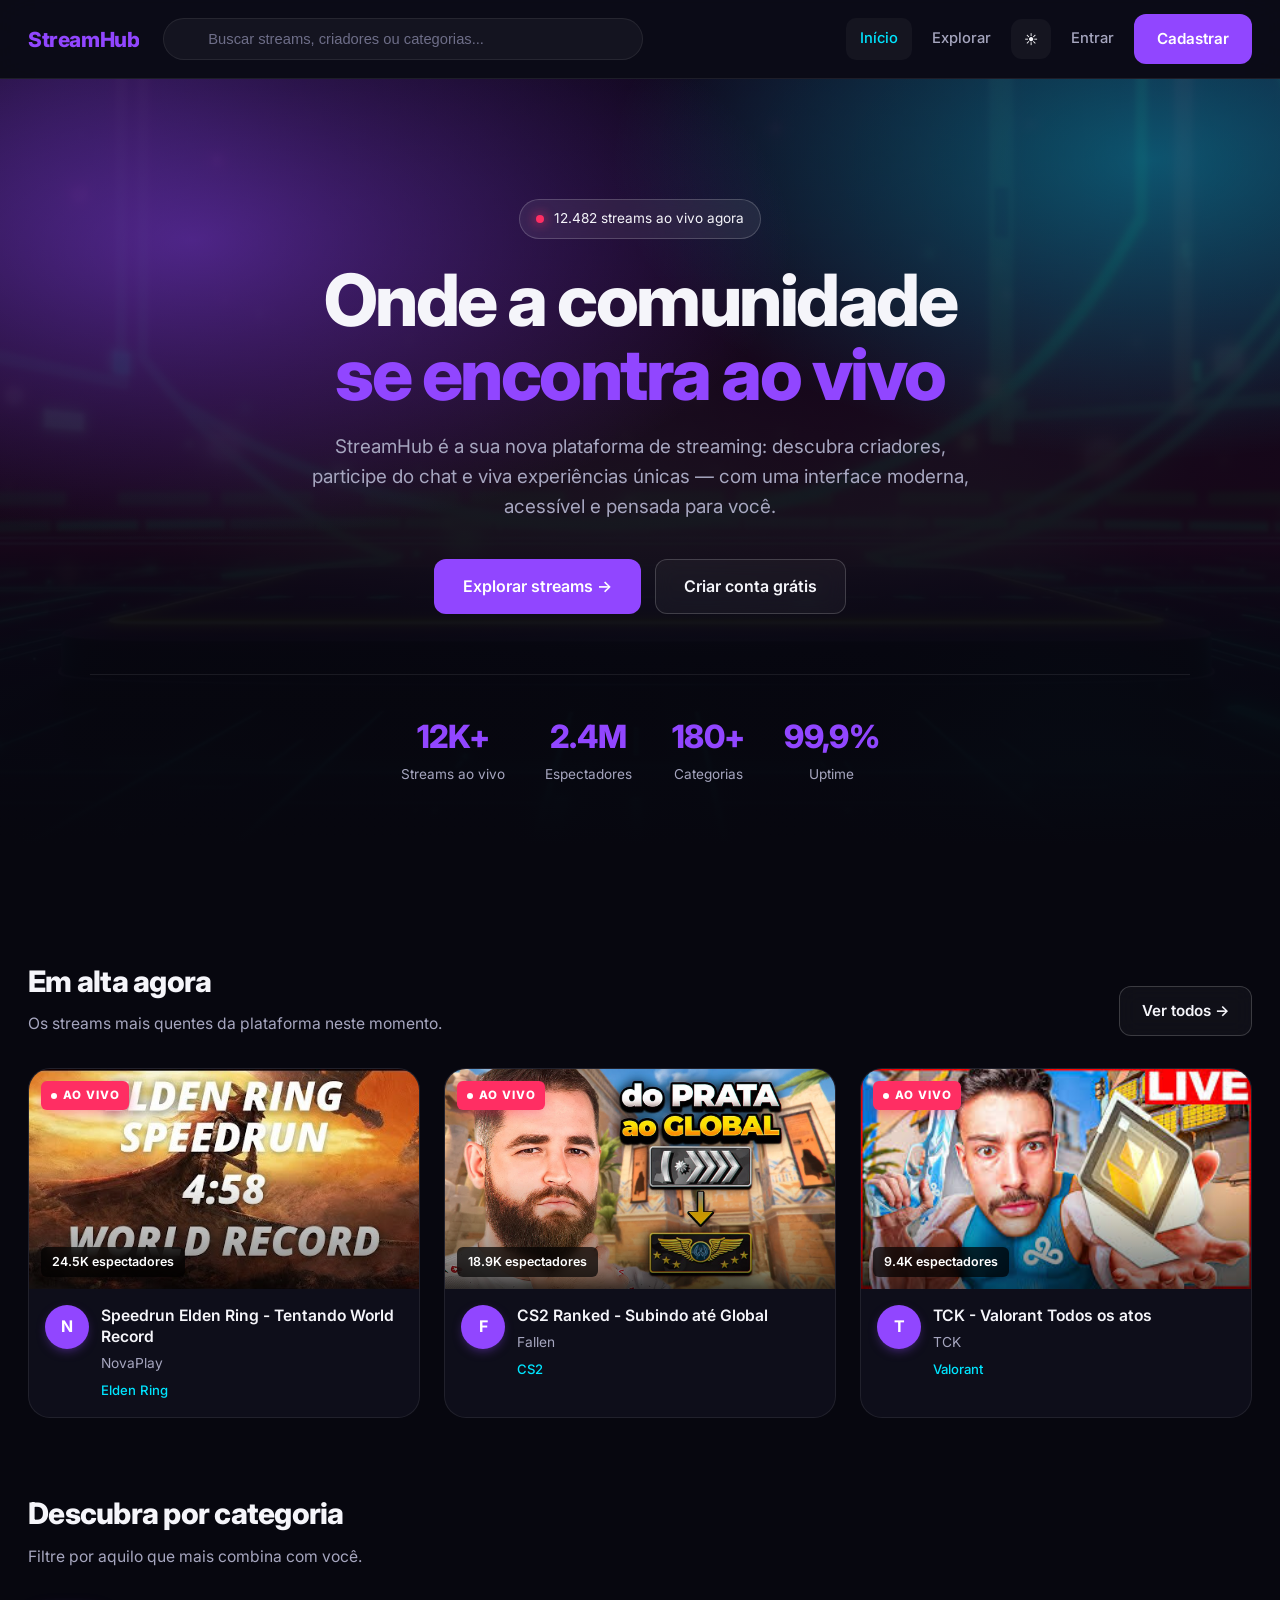
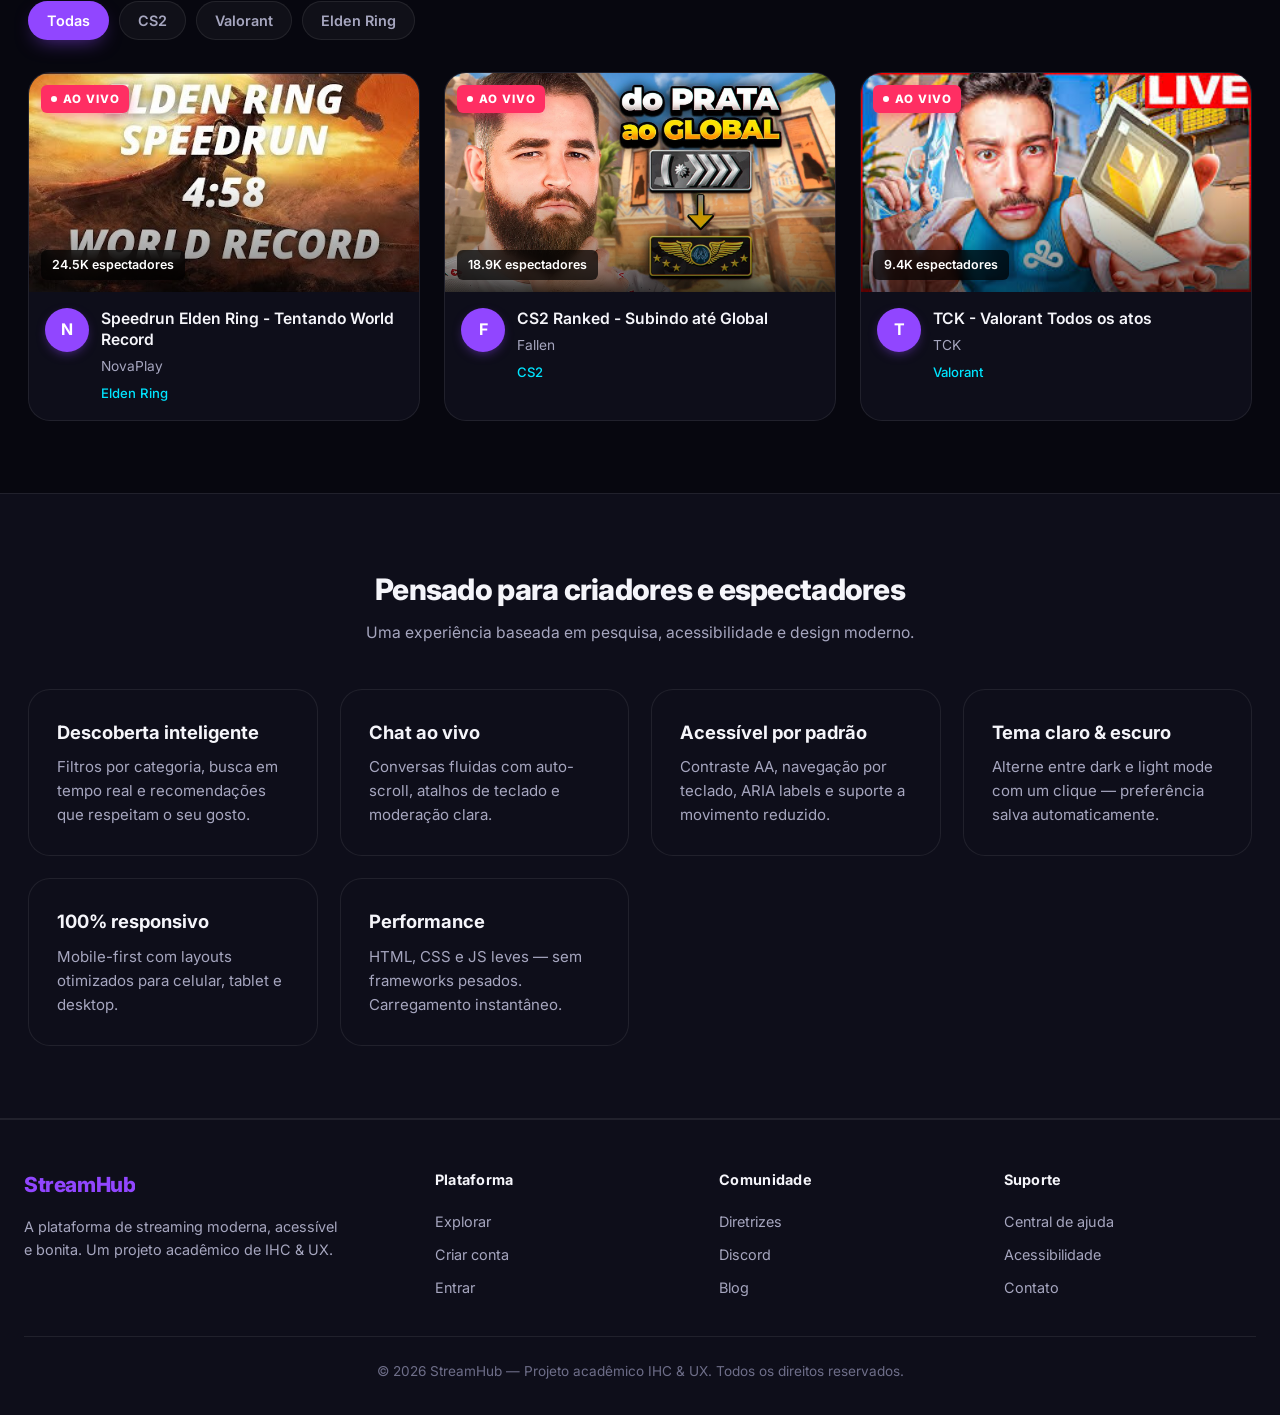
<file: index.html>
<!DOCTYPE html>
<html lang="pt-BR">
<head>
<meta charset="UTF-8">
<meta name="viewport" content="width=device-width, initial-scale=1">
<title>StreamHub — A nova era do streaming ao vivo</title>
<meta name="description" content="StreamHub: descubra criadores, assista lives e participe do chat em uma plataforma de streaming moderna, acessível e responsiva.">
<link rel="preconnect" href="https://fonts.googleapis.com">
<link rel="preconnect" href="https://fonts.gstatic.com" crossorigin>
<link href="https://fonts.googleapis.com/css2?family=Inter:wght@400;500;600;700;800&display=swap" rel="stylesheet">
<link rel="stylesheet" href="assets/css/style.css">
<link rel="stylesheet" href="assets/css/responsive.css">
</head>
<body>
<header class="navbar">
  <div class="nav-inner">
    <a href="index.html" class="brand" aria-label="StreamHub — início">
      <span class="brand-name">StreamHub</span>
    </a>
    <div class="nav-search">
      <input id="nav-search-input" type="search" placeholder="Buscar streams, criadores ou categorias..." aria-label="Buscar">
    </div>
    <nav class="nav-links" aria-label="Principal">
      <a class="nav-link active" href="index.html"><span class="lbl">Início</span></a>
      <a class="nav-link" href="dashboard.html"><span class="lbl">Explorar</span></a>
      <button id="theme-toggle" class="icon-btn" title="Alternar tema" aria-label="Alternar tema">☀️</button>
      <span id="nav-session" style="display:flex;gap:6px;align-items:center;"></span>
    </nav>
  </div>
</header>

<main id="main">
  <section class="hero">
    <span class="orb orb-1" aria-hidden="true"></span>
    <span class="orb orb-2" aria-hidden="true"></span>
    <div class="hero-inner">
      <span class="hero-badge"><span class="dot"></span> 12.482 streams ao vivo agora</span>
      <h1>Onde a comunidade<br><span class="grad">se encontra ao vivo</span></h1>
      <p>StreamHub é a sua nova plataforma de streaming: descubra criadores, participe do chat e viva experiências únicas — com uma interface moderna, acessível e pensada para você.</p>
      <div class="hero-cta">
        <a class="btn btn-primary btn-lg" href="dashboard.html">Explorar streams →</a>
        <a class="btn btn-ghost btn-lg" href="cadastro.html">Criar conta grátis</a>
      </div>

      <div class="stats-bar">
        <div class="stat"><div class="stat-num">12K+</div><div class="stat-label">Streams ao vivo</div></div>
        <div class="stat"><div class="stat-num">2.4M</div><div class="stat-label">Espectadores</div></div>
        <div class="stat"><div class="stat-num">180+</div><div class="stat-label">Categorias</div></div>
        <div class="stat"><div class="stat-num">99,9%</div><div class="stat-label">Uptime</div></div>
      </div>
    </div>
  </section>

  <section class="section">
    <div class="container">
      <div class="section-head">
        <div>
          <h2 class="section-title">Em alta agora</h2>
          <p class="section-sub">Os streams mais quentes da plataforma neste momento.</p>
        </div>
        <a class="btn btn-ghost" href="dashboard.html">Ver todos →</a>
      </div>
      <div id="grid-trending" class="grid"></div>
    </div>
  </section>

  <section class="section" style="padding-top:0;">
    <div class="container">
      <div class="section-head">
        <div>
          <h2 class="section-title">Descubra por categoria</h2>
          <p class="section-sub">Filtre por aquilo que mais combina com você.</p>
        </div>
      </div>
      <div id="chips" class="chips" style="margin-bottom:32px;"></div>
      <div id="grid-streams" class="grid"></div>
    </div>
  </section>

  <section class="section" style="background: var(--bg-1); border-top: 1px solid var(--border); border-bottom: 1px solid var(--border);">
    <div class="container">
      <div class="section-head" style="justify-content:center; text-align:center; margin-bottom: 44px;">
        <div>
          <h2 class="section-title">Pensado para criadores e espectadores</h2>
          <p class="section-sub">Uma experiência baseada em pesquisa, acessibilidade e design moderno.</p>
        </div>
      </div>
      <div class="features">
        <div class="feature">
          <h3>Descoberta inteligente</h3>
          <p>Filtros por categoria, busca em tempo real e recomendações que respeitam o seu gosto.</p>
        </div>
        <div class="feature">
          <h3>Chat ao vivo</h3>
          <p>Conversas fluidas com auto-scroll, atalhos de teclado e moderação clara.</p>
        </div>
        <div class="feature">
          <h3>Acessível por padrão</h3>
          <p>Contraste AA, navegação por teclado, ARIA labels e suporte a movimento reduzido.</p>
        </div>
        <div class="feature">
          <h3>Tema claro & escuro</h3>
          <p>Alterne entre dark e light mode com um clique — preferência salva automaticamente.</p>
        </div>
        <div class="feature">
          <h3>100% responsivo</h3>
          <p>Mobile-first com layouts otimizados para celular, tablet e desktop.</p>
        </div>
        <div class="feature">
          <h3>Performance</h3>
          <p>HTML, CSS e JS leves — sem frameworks pesados. Carregamento instantâneo.</p>
        </div>
      </div>
    </div>
  </section>
</main>

<footer class="footer">
  <div class="footer-inner">
    <div class="footer-col">
      <div class="brand"></span><span class="brand-name">StreamHub</span></div>
      <p class="footer-about">A plataforma de streaming moderna, acessível e bonita. Um projeto acadêmico de IHC &amp; UX.</p>
    </div>
    <div class="footer-col">
      <h4>Plataforma</h4>
      <a href="dashboard.html">Explorar</a>
      <a href="cadastro.html">Criar conta</a>
      <a href="login.html">Entrar</a>
    </div>
    <div class="footer-col">
      <h4>Comunidade</h4>
      <a href="#">Diretrizes</a>
      <a href="#">Discord</a>
      <a href="#">Blog</a>
    </div>
    <div class="footer-col">
      <h4>Suporte</h4>
      <a href="#">Central de ajuda</a>
      <a href="#">Acessibilidade</a>
      <a href="#">Contato</a>
    </div>
  </div>
  <div class="footer-bottom">© 2026 StreamHub — Projeto acadêmico IHC &amp; UX. Todos os direitos reservados.</div>
</footer>

<script src="assets/js/storage.js"></script>
<script src="assets/js/main.js"></script>
</body>
</html>
</file>
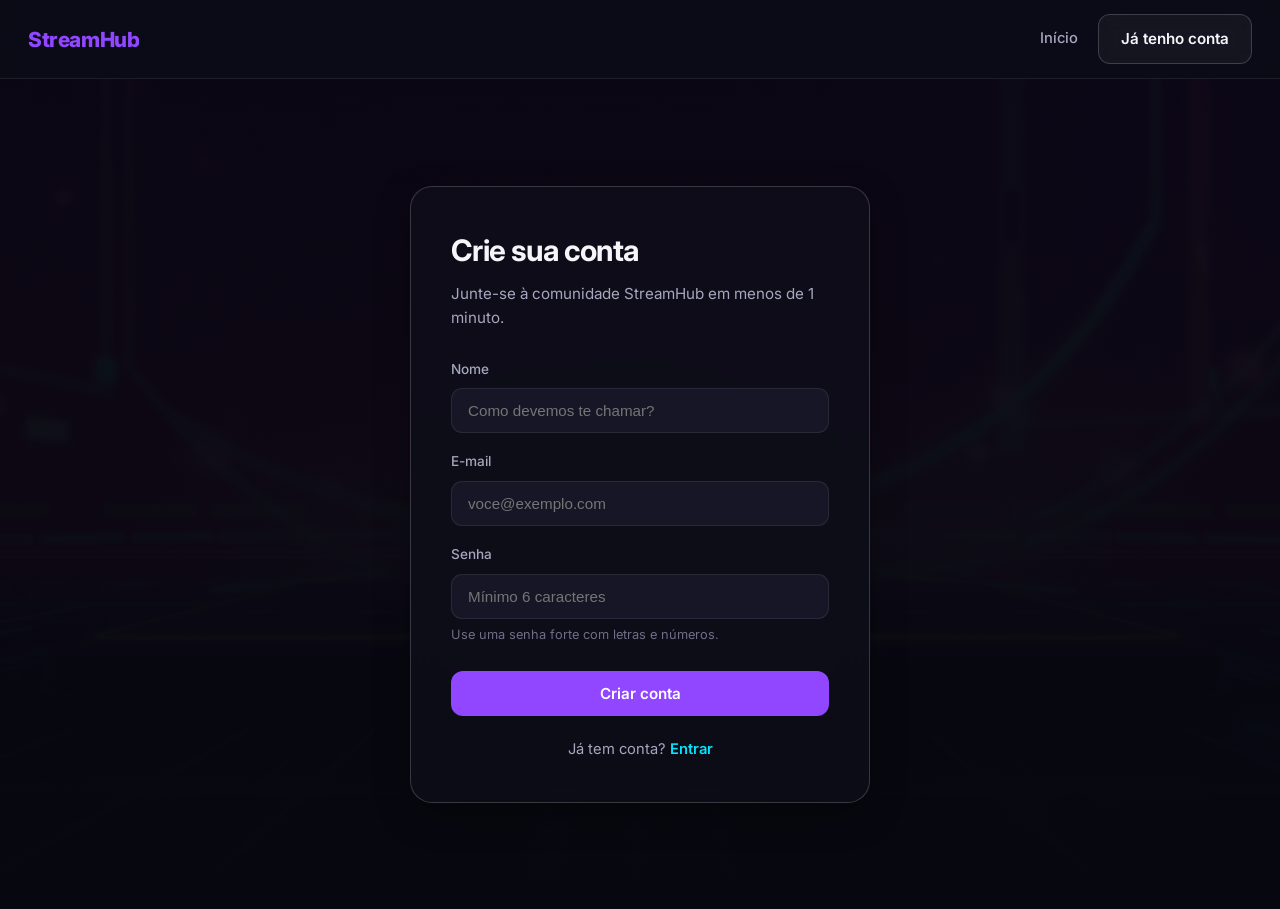
<file: cadastro.html>
<!DOCTYPE html>
<html lang="pt-BR">
<head>
<meta charset="UTF-8">
<meta name="viewport" content="width=device-width, initial-scale=1">
<title>Criar conta — StreamHub</title>
<meta name="description" content="Crie sua conta StreamHub gratuitamente.">
<link href="https://fonts.googleapis.com/css2?family=Inter:wght@400;500;600;700;800&display=swap" rel="stylesheet">
<link rel="stylesheet" href="assets/css/style.css">
<link rel="stylesheet" href="assets/css/responsive.css">
</head>
<body>
<header class="navbar">
  <div class="nav-inner">
    <a href="index.html" class="brand"></span><span class="brand-name">StreamHub</span></a>
    <nav class="nav-links" style="margin-left:auto;">
      <a class="nav-link" href="index.html">Início</a>
      <a class="btn btn-ghost" href="login.html">Já tenho conta</a>
    </nav>
  </div>
</header>

<main id="main" class="auth-wrap">
  <div class="auth-card">
    <h1>Crie sua conta</h1>
    <p class="sub">Junte-se à comunidade StreamHub em menos de 1 minuto.</p>

    <form id="form-cadastro" novalidate>
      <div class="field">
        <label for="name">Nome</label>
        <input id="name" name="name" type="text" required autocomplete="name" placeholder="Como devemos te chamar?">
      </div>
      <div class="field">
        <label for="email">E-mail</label>
        <input id="email" name="email" type="email" required autocomplete="email" placeholder="voce@exemplo.com">
      </div>
      <div class="field">
        <label for="password">Senha</label>
        <input id="password" name="password" type="password" required autocomplete="new-password" placeholder="Mínimo 6 caracteres">
        <div class="hint">Use uma senha forte com letras e números.</div>
      </div>
      <div id="cad-error" class="error" role="alert" aria-live="polite"></div>
      <button type="submit" class="btn btn-primary btn-block" style="margin-top:8px;">Criar conta</button>
    </form>

    <p class="auth-foot">Já tem conta? <a href="login.html">Entrar</a></p>
  </div>
</main>

<script src="assets/js/storage.js"></script>
<script src="assets/js/main.js"></script>
<script src="assets/js/auth.js"></script>
</body>
</html>
</file>
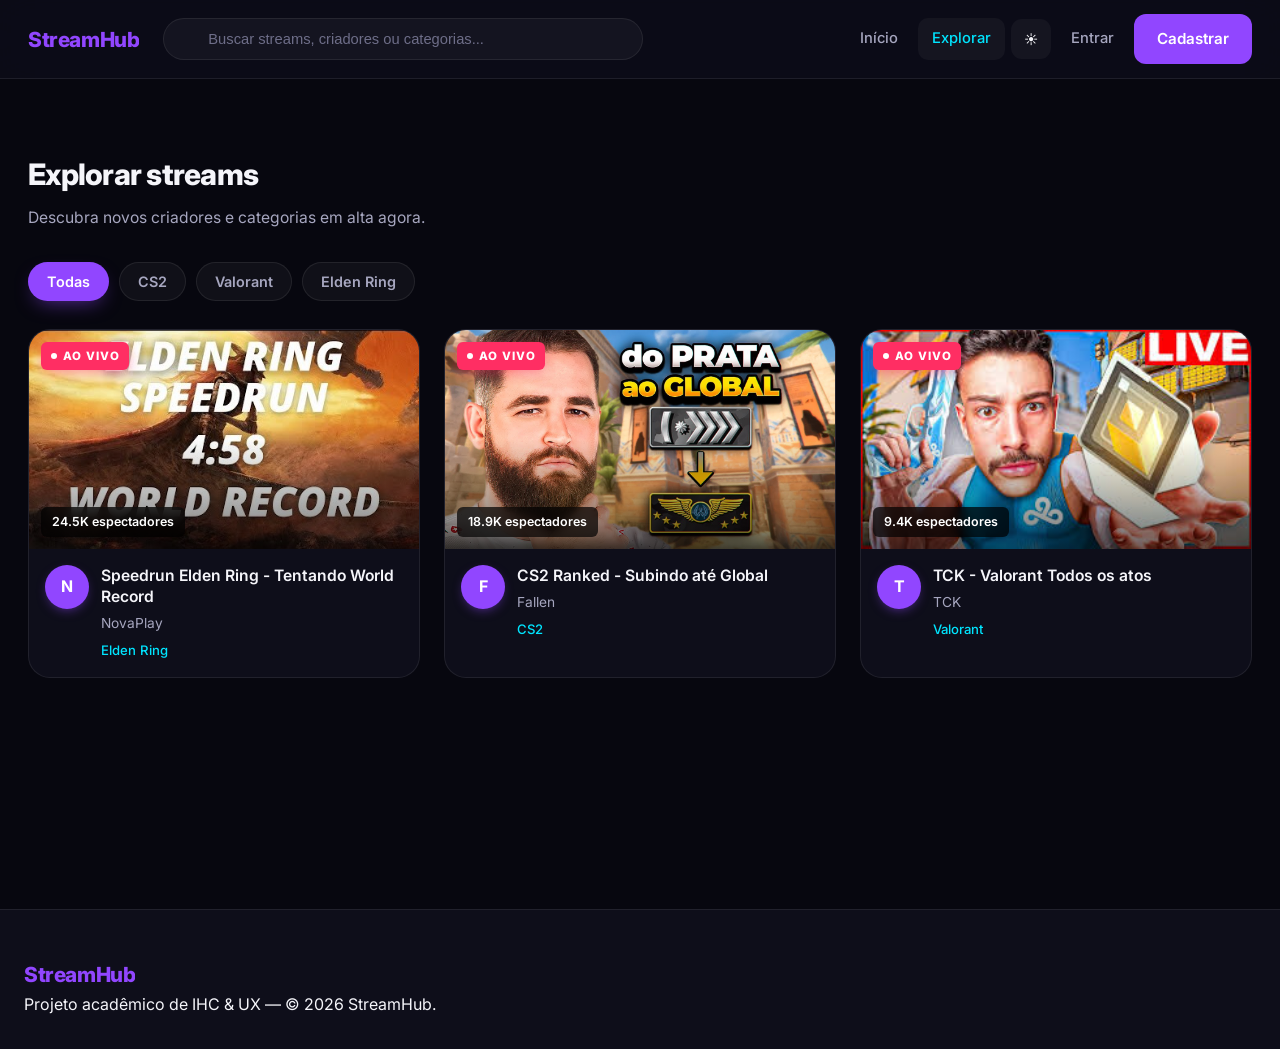
<file: dashboard.html>
<!DOCTYPE html>
<html lang="pt-BR">
<head>
<meta charset="UTF-8">
<meta name="viewport" content="width=device-width, initial-scale=1">
<title>Explorar — StreamHub</title>
<meta name="description" content="Explore streams ao vivo no StreamHub.">
<link href="https://fonts.googleapis.com/css2?family=Inter:wght@400;500;600;700;800&display=swap" rel="stylesheet">
<link rel="stylesheet" href="assets/css/style.css">
<link rel="stylesheet" href="assets/css/responsive.css">
</head>
<body>
<header class="navbar">
  <div class="nav-inner">
    <a href="index.html" class="brand"></span><span class="brand-name">StreamHub</span></a>
    <div class="nav-search">
      <input id="nav-search-input" type="search" placeholder="Buscar streams, criadores ou categorias..." aria-label="Buscar">
    </div>
    <nav class="nav-links" aria-label="Principal">
      <a class="nav-link" href="index.html"><span class="lbl">Início</span></a>
      <a class="nav-link active" href="dashboard.html"><span class="lbl">Explorar</span></a>
      <button id="theme-toggle" class="icon-btn" title="Alternar tema" aria-label="Alternar tema">☀️</button>
      <span id="nav-session" style="display:flex;gap:6px;align-items:center;"></span>
    </nav>
  </div>
</header>

<main id="main">
  <section class="section">
    <div class="container">
      <div class="section-head">
        <div>
          <h1 class="section-title">Explorar streams</h1>
          <p class="section-sub">Descubra novos criadores e categorias em alta agora.</p>
        </div>
      </div>
      <div id="chips" class="chips" style="margin-bottom:28px;"></div>
      <div id="grid-streams" class="grid"></div>
    </div>
  </section>
</main>

<footer class="footer">
  <div class="brand">  </span><span class="brand-name">StreamHub</span></div>
  <p>Projeto acadêmico de IHC &amp; UX — © 2026 StreamHub.</p>
</footer>

<script src="assets/js/storage.js"></script>
<script src="assets/js/main.js"></script>
</body>
</html>
</file>
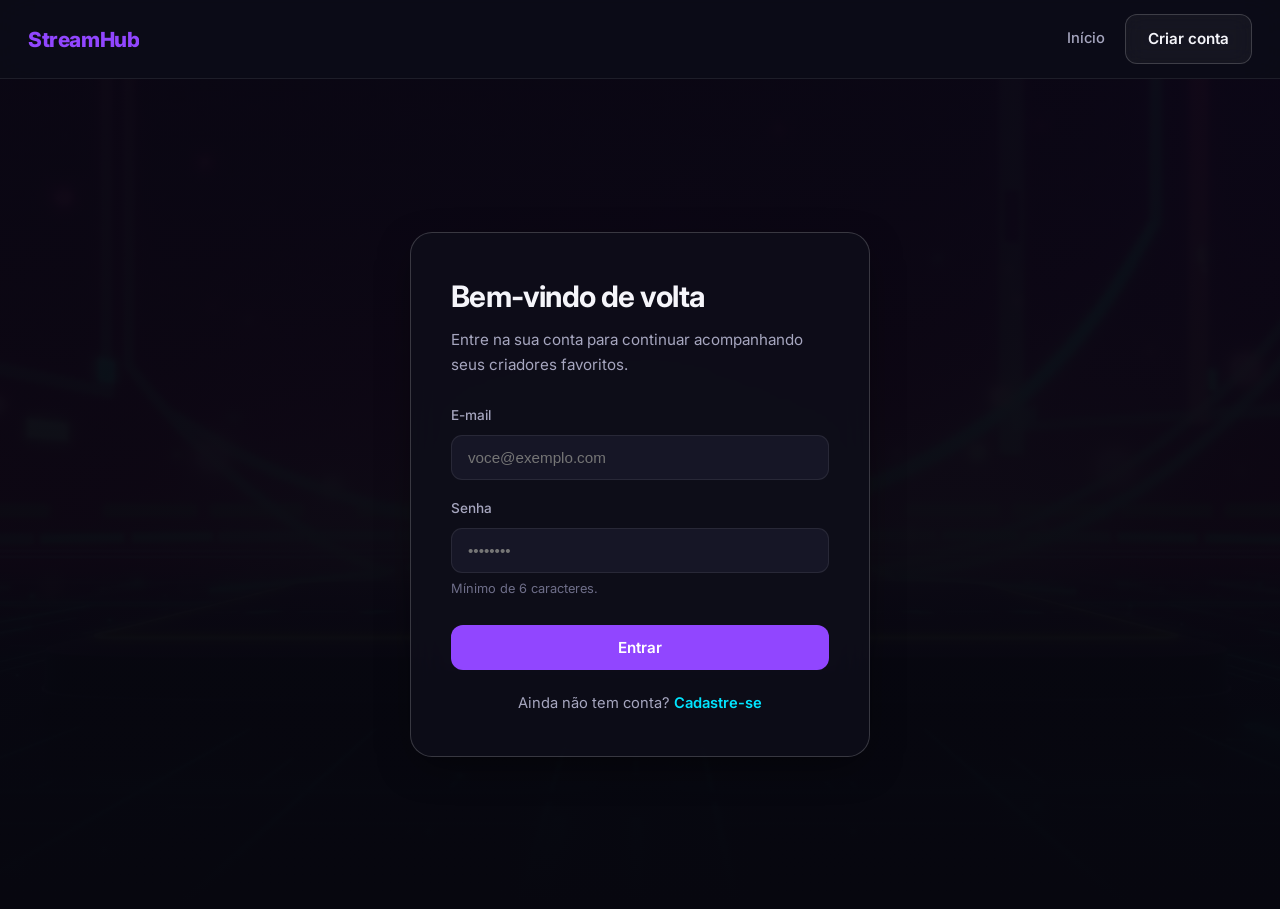
<file: login.html>
<!DOCTYPE html>
<html lang="pt-BR">
<head>
<meta charset="UTF-8">
<meta name="viewport" content="width=device-width, initial-scale=1">
<title>Entrar — StreamHub</title>
<meta name="description" content="Acesse sua conta StreamHub.">
<link href="https://fonts.googleapis.com/css2?family=Inter:wght@400;500;600;700;800&display=swap" rel="stylesheet">
<link rel="stylesheet" href="assets/css/style.css">
<link rel="stylesheet" href="assets/css/responsive.css">
</head>
<body>
<header class="navbar">
  <div class="nav-inner">
    <a href="index.html" class="brand"></span><span class="brand-name">StreamHub</span></a>
    <nav class="nav-links" style="margin-left:auto;">
      <a class="nav-link" href="index.html">Início</a>
      <a class="btn btn-ghost" href="cadastro.html">Criar conta</a>
    </nav>
  </div>
</header>

<main id="main" class="auth-wrap">
  <div class="auth-card">
    <h1>Bem-vindo de volta</h1>
    <p class="sub">Entre na sua conta para continuar acompanhando seus criadores favoritos.</p>

    <form id="form-login" novalidate>
      <div class="field">
        <label for="email">E-mail</label>
        <input id="email" name="email" type="email" required autocomplete="email" placeholder="voce@exemplo.com">
      </div>
      <div class="field">
        <label for="password">Senha</label>
        <input id="password" name="password" type="password" required autocomplete="current-password" placeholder="••••••••">
        <div class="hint">Mínimo de 6 caracteres.</div>
      </div>
      <div id="login-error" class="error" role="alert" aria-live="polite"></div>
      <button type="submit" class="btn btn-primary btn-block" style="margin-top:8px;">Entrar</button>
    </form>

    <p class="auth-foot">Ainda não tem conta? <a href="cadastro.html">Cadastre-se</a></p>
  </div>
</main>

<script src="assets/js/storage.js"></script>
<script src="assets/js/main.js"></script>
<script src="assets/js/auth.js"></script>
</body>
</html>
</file>
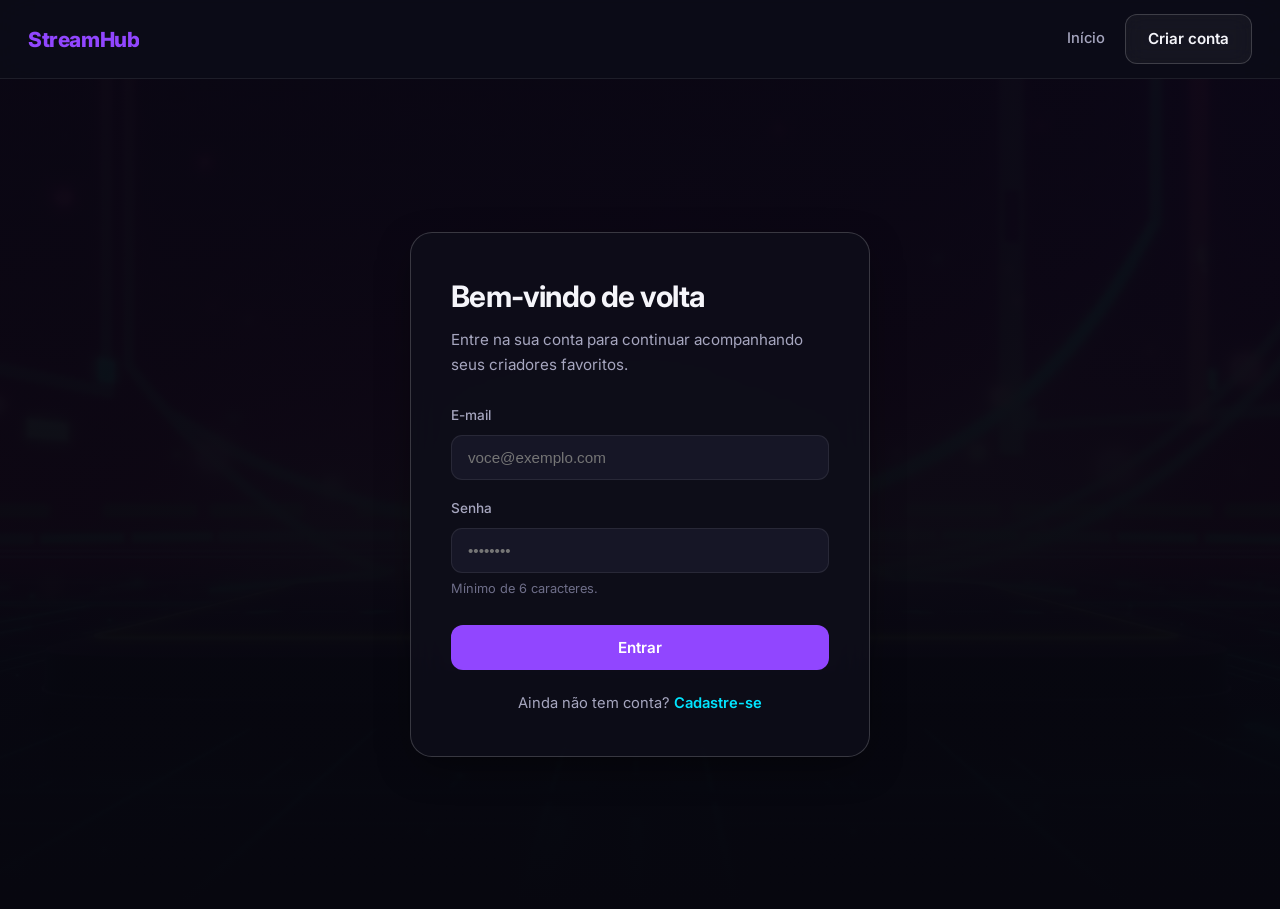
<file: perfil.html>
<!DOCTYPE html>
<html lang="pt-BR">
<head>
<meta charset="UTF-8">
<meta name="viewport" content="width=device-width, initial-scale=1">
<title>Meu perfil — StreamHub</title>
<meta name="description" content="Seu perfil no StreamHub.">
<link href="https://fonts.googleapis.com/css2?family=Inter:wght@400;500;600;700;800&display=swap" rel="stylesheet">
<link rel="stylesheet" href="assets/css/style.css">
<link rel="stylesheet" href="assets/css/responsive.css">
</head>
<body id="perfil-page">
<header class="navbar">
  <div class="nav-inner">
    <a href="index.html" class="brand"></span><span class="brand-name">StreamHub</span></a>
    <div class="nav-search">
      <input id="nav-search-input" type="search" placeholder="Buscar..." aria-label="Buscar">
    </div>
    <nav class="nav-links" aria-label="Principal">
      <a class="nav-link" href="index.html"><span class="lbl">Início</span></a>
      <a class="nav-link" href="dashboard.html"><span class="lbl">Explorar</span></a>
      <button id="theme-toggle" class="icon-btn" title="Alternar tema" aria-label="Alternar tema">☀️</button>
      <span id="nav-session" style="display:flex;gap:6px;align-items:center;"></span>
    </nav>
  </div>
</header>

<main id="main" class="profile-wrap">
  <section class="profile-head">
    <div class="profile-avatar" id="p-avatar">U</div>
    <div>
      <div class="profile-name" id="p-name">—</div>
      <div class="profile-email" id="p-email">—</div>
      <div class="profile-stats">
        <span><strong id="p-favs">0</strong> favoritos</span>
        <span><strong>0</strong> seguindo</span>
        <span><strong>0</strong> seguidores</span>
      </div>
    </div>
  </section>

  <section>
    <div class="section-head">
      <div>
        <h2 class="section-title">Meus favoritos</h2>
        <p class="section-sub">Streams que você marcou para acompanhar.</p>
      </div>
    </div>
    <div id="favs-grid" class="grid"></div>
  </section>
</main>

<script src="assets/js/storage.js"></script>
<script src="assets/js/main.js"></script>
</body>
</html>
</file>
<file: assets/css/style.css>
:root {
  --primary: #9146FF;
  --primary-glow: #B47BFF;
  --primary-dark: #6E2DD6;
  --accent: #00E5FF;
  --accent-pink: #FF3B8B;

  --bg-0: #07070F;
  --bg-1: #0E0E1A;
  --bg-2: #161626;
  --bg-3: #1F1F33;
  --surface: rgba(255,255,255,0.04);
  --surface-strong: rgba(255,255,255,0.08);
  --border: rgba(255,255,255,0.08);
  --border-strong: rgba(255,255,255,0.18);

  --text: #F5F5FA;
  --text-muted: #A6A6BF;
  --text-dim: #6E6E89;

  --live: #FF2E63;
  --success: #21D07A;
  --warning: #FFB020;

  --gradient-primary: linear-gradient(135deg, #9146FF 0%, #00E5FF 100%);
  --gradient-pink: linear-gradient(135deg, #FF3B8B 0%, #9146FF 100%);
  --gradient-card: linear-gradient(160deg, rgba(145,70,255,0.18), rgba(0,229,255,0.08));
  --shadow-soft: 0 12px 40px -12px rgba(0,0,0,0.6);
  --shadow-glow: 0 0 40px rgba(145,70,255,0.45);
  --shadow-cyan: 0 0 30px rgba(0,229,255,0.35);

  --radius: 14px;
  --radius-lg: 22px;
  --transition: 260ms cubic-bezier(.2,.7,.2,1);
}

body.light {
  --bg-0: #F4F5FB;
  --bg-1: #FFFFFF;
  --bg-2: #F0EEF7;
  --bg-3: #E6E2F2;
  --surface: rgba(10,10,18,0.05);
  --surface-strong: rgba(10,10,18,0.10);
  --border: rgba(10,10,18,0.08);
  --border-strong: rgba(10,10,18,0.18);
  --text: #14142B;
  --text-muted: #5A5A78;
  --text-dim: #8C8CA8;
}

* { box-sizing: border-box; margin: 0; padding: 0; }
html { scroll-behavior: smooth; }
body {
  font-family: 'Inter', -apple-system, BlinkMacSystemFont, 'Segoe UI', Roboto, sans-serif;
  background: var(--bg-0);
  color: var(--text);
  line-height: 1.6;
  min-height: 100vh;
  -webkit-font-smoothing: antialiased;
  transition: background var(--transition), color var(--transition);
  overflow-x: hidden;
}
img { max-width: 100%; display: block; }
a { color: inherit; text-decoration: none; }
button { font-family: inherit; cursor: pointer; border: none; background: none; color: inherit; }

/* Selection */
::selection { background: var(--primary); color: #fff; }

/* Scrollbar */
::-webkit-scrollbar { width: 10px; height: 10px; }
::-webkit-scrollbar-track { background: var(--bg-1); }
::-webkit-scrollbar-thumb { background: var(--bg-3); border-radius: 10px; }
::-webkit-scrollbar-thumb:hover { background: var(--primary-dark); }

.skip-link {
  position: absolute; top: -40px; left: 8px;
  background: var(--primary); color: #fff;
  padding: 8px 14px; border-radius: 8px; z-index: 1000;
  transition: top var(--transition);
}
.skip-link:focus { top: 8px; }

/* Focus visible */
:focus-visible {
  outline: 2px solid var(--accent);
  outline-offset: 2px;
  border-radius: 6px;
}

/* ============ NAVBAR (glass) ============ */
.navbar {
  position: sticky; top: 0; z-index: 100;
  background: color-mix(in oklab, var(--bg-1) 72%, transparent);
  backdrop-filter: blur(20px) saturate(180%);
  -webkit-backdrop-filter: blur(20px) saturate(180%);
  border-bottom: 1px solid var(--border);
}
.nav-inner {
  max-width: 1320px; margin: 0 auto;
  padding: 14px 28px;
  display: flex; align-items: center; gap: 24px;
}
.brand {
  display: flex; align-items: center; gap: 12px;
  font-size: 1.3rem; font-weight: 800; letter-spacing: -0.02em;
}
.brand-mark {
  width: 38px; height: 38px; border-radius: 11px;
  background: var(--primary);
  display: grid; place-items: center;
  box-shadow: var(--shadow-glow);
  position: relative;
  transition: transform var(--transition);
}
.brand:hover .brand-mark { transform: rotate(-8deg) scale(1.05); }
.brand-mark::after {
  content: ""; width: 0; height: 0;
  border-left: 10px solid #fff;
  border-top: 7px solid transparent;
  border-bottom: 7px solid transparent;
  margin-left: 3px;
}
.brand-name {
  background: var(--primary);
  -webkit-background-clip: text; background-clip: text; color: transparent;
}

.nav-search {
  flex: 1; max-width: 480px; position: relative;
}
.nav-search input {
  width: 100%; padding: 12px 18px 12px 44px;
  background: var(--surface); border: 1px solid var(--border);
  border-radius: 999px; color: var(--text); font-size: .92rem;
  transition: var(--transition);
}
.nav-search input::placeholder { color: var(--text-dim); }
.nav-search input:focus {
  box-shadow: 0 0 0 4px rgba(145,70,255,0.15);
}
.nav-search::before {
  transform: translateY(-50%); opacity: .55; font-size: .9rem;
}

.nav-links { display: flex; align-items: center; gap: 6px; margin-left: auto; }
.nav-link {
  padding: 9px 14px; border-radius: 10px; font-size: .92rem; font-weight: 500;
  color: var(--text-muted); transition: var(--transition);
}
.nav-link:hover, .nav-link.active { color: var(--text); background: var(--surface); }
.nav-link.active { color: var(--accent); }

.icon-btn {
  width: 40px; height: 40px; border-radius: 11px;
  display: grid; place-items: center;
  background: var(--surface); color: var(--text);
  transition: var(--transition);
}
.icon-btn:hover { background: var(--surface-strong); transform: translateY(-2px); }

/* ============ BOTÕES ============ */
.btn {
  display: inline-flex; align-items: center; justify-content: center; gap: 8px;
  padding: 12px 22px; border-radius: 12px;
  font-weight: 600; font-size: .95rem;
  transition: var(--transition);
  border: 1px solid transparent;
  position: relative; overflow: hidden;
}
.btn-primary {
  background: var(--primary); color: #fff;
}
.btn-primary::before {
  content: ""; position: absolute; inset: 0;
  background: linear-gradient(135deg, #00E5FF, #9146FF);
  opacity: 0; transition: opacity var(--transition);
}
.btn-primary > * { position: relative; z-index: 1; }

.btn-ghost { background: var(--surface); color: var(--text); border-color: var(--border-strong); backdrop-filter: blur(10px); }
.btn-ghost:hover { background: var(--surface-strong); border-color: var(--primary); transform: translateY(-2px); }
.btn-block { width: 100%; }
.btn-lg { padding: 14px 28px; font-size: 1rem; }

/* ============ LAYOUT ============ */
.container { max-width: 1320px; margin: 0 auto; padding: 0 28px; }
main { min-height: calc(100vh - 70px); }

/* ============ HERO ============ */
.hero {
  position: relative;
  padding: 120px 24px 100px;
  overflow: hidden;
  isolation: isolate;
}
.hero::before {
  content: ""; position: absolute; inset: 0; z-index: -2;
  background-image: url('../images/hero-bg.jpg');
  background-size: cover; background-position: center;
  opacity: 0.55;
}
.hero::after {
  content: ""; position: absolute; inset: 0; z-index: -1;
  background:
    radial-gradient(1000px 500px at 15% 20%, rgba(145,70,255,0.45), transparent 60%),
    radial-gradient(900px 500px at 90% 10%, rgba(0,229,255,0.35), transparent 60%),
    linear-gradient(180deg, rgba(7,7,15,0.7) 0%, var(--bg-0) 95%);
}
body.light .hero::before { opacity: .25; }
body.light .hero::after {
  background:
    radial-gradient(1000px 500px at 15% 20%, rgba(145,70,255,0.25), transparent 60%),
    radial-gradient(900px 500px at 90% 10%, rgba(0,229,255,0.2), transparent 60%),
    linear-gradient(180deg, rgba(255,255,255,0.5) 0%, var(--bg-0) 95%);
}

/* Floating orbs */
.orb {
  position: absolute; border-radius: 50%;
  filter: blur(80px); opacity: .5; z-index: -1;
  animation: float 12s ease-in-out infinite;
}
.orb-1 { width: 320px; height: 320px; background: #9146FF; top: -80px; left: -80px; }
.orb-2 { width: 280px; height: 280px; background: #00E5FF; bottom: -100px; right: 5%; animation-delay: -6s; }
@keyframes float {
  0%, 100% { transform: translate(0,0) scale(1); }
  50% { transform: translate(30px,-30px) scale(1.1); }
}

.hero-inner { max-width: 1100px; margin: 0 auto; text-align: center; position: relative; }
.hero-badge {
  display: inline-flex; align-items: center; gap: 10px;
  padding: 8px 16px; border-radius: 999px;
  background: rgba(255,255,255,0.07); border: 1px solid var(--border-strong);
  backdrop-filter: blur(10px);
  font-size: .85rem; color: var(--text);
  margin-bottom: 24px;
}
.hero-badge .dot { width: 8px; height: 8px; border-radius: 50%; background: var(--live); box-shadow: 0 0 12px var(--live); animation: pulse 2s infinite; }
.hero h1 {
  font-size: clamp(2.6rem, 6vw, 4.5rem); font-weight: 800;
  letter-spacing: -0.035em; line-height: 1.02;
  margin-bottom: 22px;
}
.hero h1 .grad {
  background: var(--primary);
  -webkit-background-clip: text; background-clip: text; color: transparent;
  display: inline-block;
}
.hero p { font-size: 1.18rem; color: var(--text-muted); max-width: 680px; margin: 0 auto 36px; }
.hero-cta { display: flex; gap: 14px; justify-content: center; flex-wrap: wrap; }

/* Stats bar */
.stats-bar {
  margin-top: 60px;
  display: flex; gap: 40px; justify-content: center; flex-wrap: wrap;
  padding-top: 36px; border-top: 1px solid var(--border);
}
.stat { text-align: center; }
.stat-num {
  font-size: 2rem; font-weight: 800; letter-spacing: -0.02em;
  background: var(--primary);
  -webkit-background-clip: text; background-clip: text; color: transparent;
}
.stat-label { font-size: .85rem; color: var(--text-muted); margin-top: 2px; }

/* ============ SEÇÕES ============ */
.section { padding: 72px 0; }
.section-head {
  display: flex; align-items: end; justify-content: space-between;
  margin-bottom: 32px; gap: 16px; flex-wrap: wrap;
}
.section-title { font-size: 1.85rem; font-weight: 800; letter-spacing: -0.025em; }
.section-sub { color: var(--text-muted); font-size: .98rem; margin-top: 6px; }

/* ============ CHIPS ============ */
.chips { display: flex; gap: 10px; flex-wrap: wrap; }
.chip {
  padding: 10px 18px; border-radius: 999px;
  background: var(--surface); border: 1px solid var(--border);
  font-size: .9rem; font-weight: 600; color: var(--text-muted);
  transition: var(--transition);
}
.chip:hover { color: var(--text); border-color: var(--border-strong); transform: translateY(-2px); }
.chip.active {
  background: var(--primary); color: #fff; border-color: transparent;
  box-shadow: 0 8px 20px -8px rgba(145,70,255,0.6);
}

/* ============ CARDS ============ */
.grid { display: grid; gap: 24px; grid-template-columns: repeat(auto-fill, minmax(290px, 1fr)); }

.card {
  background: var(--bg-1); border: 1px solid var(--border);
  border-radius: var(--radius-lg); overflow: hidden;
  transition: var(--transition);
  display: flex; flex-direction: column;
  position: relative;
}
.card::after {
  content: ""; position: absolute; inset: 0;
  border-radius: var(--radius-lg);
  padding: 1px;
  background: linear-gradient(135deg, transparent 40%, rgba(145,70,255,0.6), transparent 70%);
  -webkit-mask: linear-gradient(#000 0 0) content-box, linear-gradient(#000 0 0);
  -webkit-mask-composite: xor; mask-composite: exclude;
  opacity: 0; transition: opacity var(--transition);
  pointer-events: none;
}
.card:hover {
  transform: translateY(-6px);
  box-shadow: 0 20px 50px -20px rgba(145,70,255,0.4);
  border-color: var(--border-strong);
}
.card:hover::after { opacity: 1; }

.card-thumb {
  aspect-ratio: 16/9; position: relative; overflow: hidden;
  background: var(--card);
}
.card-thumb img {
  width: 100%; height: 100%; object-fit: cover;
  transition: transform 500ms cubic-bezier(.2,.7,.2,1);
}
.card:hover .card-thumb img { transform: scale(1.06); }
.card-thumb::before {
  content: ""; position: absolute; inset: 0; z-index: 1;
  background: linear-gradient(180deg, transparent 50%, rgba(0,0,0,0.55));
}
.live-badge {
  position: absolute; top: 12px; left: 12px; z-index: 2;
  background: var(--live); color: #fff;
  padding: 5px 10px; border-radius: 6px;
  font-size: .72rem; font-weight: 800; letter-spacing: .08em;
  display: flex; align-items: center; gap: 6px;
  box-shadow: 0 4px 14px -2px rgba(255,46,99,0.55);
}
.live-badge::before { content: ""; width: 6px; height: 6px; background: #fff; border-radius: 50%; animation: pulse 1.6s infinite; }
.viewers {
  position: absolute; bottom: 12px; left: 12px; z-index: 2;
  background: rgba(0,0,0,0.7); color: #fff;
  padding: 5px 11px; border-radius: 6px;
  font-size: .78rem; font-weight: 600;
  backdrop-filter: blur(6px);
}
.card-body { padding: 16px; display: flex; gap: 12px; }
.card-avatar {
  width: 44px; height: 44px; border-radius: 50%; flex-shrink: 0;
  background: var(--primary);
  display: grid; place-items: center;
  font-weight: 700; color: #fff;
  box-shadow: 0 4px 12px -4px rgba(145,70,255,0.6);
}
.card-info { flex: 1; min-width: 0; }
.card-title {
  font-weight: 600; margin-bottom: 5px; line-height: 1.35; font-size: .98rem;
  overflow: hidden; display: -webkit-box; -webkit-line-clamp: 2; -webkit-box-orient: vertical;
}
.card-meta { font-size: .86rem; color: var(--text-muted); }
.card-category { font-size: .82rem; color: var(--accent); margin-top: 6px; font-weight: 500; }

@keyframes pulse { 0%,100% { opacity: 1; } 50% { opacity: .3; } }

/* ============ FEATURES (landing) ============ */
.features {
  display: grid; gap: 22px;
  grid-template-columns: repeat(auto-fit, minmax(260px, 1fr));
}
.feature {
  padding: 28px; border-radius: var(--radius-lg);
  background: var(--bg-1); border: 1px solid var(--border);
  transition: var(--transition);
}
.feature:hover { border-color: var(--border-strong); transform: translateY(-4px); }
.feature-icon {
  width: 52px; height: 52px; border-radius: 14px;
  background: var(--gradient-card); border: 1px solid var(--border-strong);
  display: grid; place-items: center; font-size: 1.5rem;
  margin-bottom: 16px;
}
.feature h3 { font-size: 1.15rem; margin-bottom: 8px; font-weight: 700; }
.feature p { color: var(--text-muted); font-size: .94rem; }

/* ============ FORMULÁRIOS (Auth) ============ */
.auth-wrap {
  min-height: calc(100vh - 70px);
  display: grid; place-items: center; padding: 40px 20px;
  position: relative; isolation: isolate;
}
.auth-wrap::before {
  content: ""; position: absolute; inset: 0; z-index: -2;
  background-image: url('../images/hero-bg.jpg');
  background-size: cover; background-position: center;
  opacity: 0.4;
}
.auth-wrap::after {
  content: ""; position: absolute; inset: 0; z-index: -1;
  background: linear-gradient(180deg, rgba(7,7,15,0.85), var(--bg-0));
}
body.light .auth-wrap::before { opacity: .15; }
body.light .auth-wrap::after { background: linear-gradient(180deg, rgba(255,255,255,0.6), var(--bg-0)); }

.auth-card {
  width: 100%; max-width: 460px;
  background: color-mix(in oklab, var(--bg-1) 88%, transparent);
  backdrop-filter: blur(20px);
  border: 1px solid var(--border-strong);
  border-radius: var(--radius-lg);
  padding: 40px;
  box-shadow: var(--shadow-soft);
}
.auth-card h1 { font-size: 1.85rem; margin-bottom: 8px; letter-spacing: -0.02em; }
.auth-card .sub { color: var(--text-muted); margin-bottom: 28px; font-size: .95rem; }

.field { margin-bottom: 18px; }
.field label { display: block; font-size: .85rem; font-weight: 500; margin-bottom: 8px; color: var(--text-muted); }
.field input {
  width: 100%; padding: 13px 16px;
  background: var(--bg-2); border: 1px solid var(--border);
  border-radius: 11px; color: var(--text); font-size: .95rem;
  transition: var(--transition);
}
.field input:focus { outline: none; border-color: var(--primary); box-shadow: 0 0 0 4px rgba(145,70,255,0.2); }
.field .hint { font-size: .8rem; color: var(--text-dim); margin-top: 6px; }
.field .error { color: var(--accent-pink); font-size: .85rem; margin-top: 6px; font-weight: 500; }
.auth-foot { text-align: center; margin-top: 22px; font-size: .92rem; color: var(--text-muted); }
.auth-foot a { color: var(--accent); font-weight: 600; }

/* STREAM PAGE */
.stream-layout {
  display: grid; grid-template-columns: 1fr 360px;
  gap: 0; min-height: calc(100vh - 70px);
}
.stream-main { padding: 28px; }
.video-frame {
  aspect-ratio: 16/9; border-radius: var(--radius-lg); overflow: hidden;
  position: relative;
  background: radial-gradient(circle at center, #1a1a29 0%, #000 70%);
  display: grid; place-items: center;
  border: 1px solid var(--border);
  box-shadow: 0 20px 60px -20px rgba(145,70,255,0.4);
}
.video-frame::before {
  content: ""; position: absolute; inset: 0;
  background-image: var(--video-thumb);
  background-size: cover; background-position: center;
  opacity: 0.85;
}
.video-frame::after {
  content: "▶"; font-size: 4.5rem; color: #fff;
  position: relative; z-index: 1;
  width: 100px; height: 100px; border-radius: 50%;
  background: rgba(145,70,255,0.85); backdrop-filter: blur(10px);
  display: grid; place-items: center; padding-left: 8px;
  box-shadow: var(--shadow-glow);
  cursor: pointer;
  transition: transform var(--transition);
}
.video-frame:hover::after { transform: scale(1.08); }

.stream-info { padding: 22px 0; display: flex; gap: 16px; align-items: center; border-bottom: 1px solid var(--border); flex-wrap: wrap; }
.stream-info .card-avatar { width: 60px; height: 60px; font-size: 1.3rem; }
.streamer-name { font-weight: 800; font-size: 1.2rem; }
.stream-title-text { color: var(--text-muted); font-size: .95rem; margin-top: 3px; max-width: 60ch; }
.stream-actions { margin-left: auto; display: flex; gap: 8px; align-items: center; flex-wrap: wrap; }

.chat-panel {
  background: var(--bg-1); border-left: 1px solid var(--border);
  display: flex; flex-direction: column;
  height: calc(100vh - 70px); position: sticky; top: 70px;
}
.chat-head {
  padding: 18px; border-bottom: 1px solid var(--border);
  font-weight: 700; display: flex; align-items: center; gap: 8px;
}
.chat-head::after {
  content: ""; width: 8px; height: 8px; border-radius: 50%;
  background: var(--success); box-shadow: 0 0 8px var(--success);
  margin-left: auto;
}
.chat-messages { flex: 1; overflow-y: auto; padding: 16px; display: flex; flex-direction: column; gap: 4px; }
.chat-msg { font-size: .9rem; padding: 7px 10px; border-radius: 8px; transition: background var(--transition); word-break: break-word; }
.chat-msg:hover { background: var(--surface); }
.chat-msg .user { font-weight: 700; color: var(--accent); margin-right: 6px; }
.chat-form { padding: 14px; border-top: 1px solid var(--border); display: flex; gap: 8px; }
.chat-form input {
  flex: 1; padding: 11px 14px; background: var(--bg-2);
  border: 1px solid var(--border); border-radius: 10px;
  color: var(--text); font-size: .9rem;
}
.chat-form input:focus { outline: none; border-color: var(--primary); }
.chat-form button { padding: 11px 16px; }

/* PERFIL */
.profile-wrap { padding: 48px 28px; max-width: 1100px; margin: 0 auto; }
.profile-head {
  display: flex; gap: 28px; align-items: center;
  padding: 32px; border-radius: var(--radius-lg);
  background: var(--gradient-card); border: 1px solid var(--border-strong);
  margin-bottom: 36px;
  position: relative; overflow: hidden;
}
.profile-head::before {
  content: ""; position: absolute; inset: 0;
  background-image: url('../images/hero-bg.jpg');
  background-size: cover; opacity: .15; z-index: 0;
}
.profile-head > * { position: relative; z-index: 1; }
.profile-avatar {
  width: 110px; height: 110px; border-radius: 50%;
  background: var(--primary);
  display: grid; place-items: center; font-size: 2.6rem; font-weight: 800; color: #fff;
  border: 4px solid var(--bg-1);
}
.profile-name { font-size: 1.8rem; font-weight: 800; letter-spacing: -0.02em; }
.profile-email { color: var(--text-muted); margin-top: 2px; }
.profile-stats { display: flex; gap: 24px; margin-top: 12px; font-size: .92rem; color: var(--text-muted); }
.profile-stats strong { color: var(--text); font-size: 1.1rem; }

/* ============ FOOTER ============ */
.footer {
  border-top: 1px solid var(--border);
  padding: 48px 24px 32px;
  background: var(--bg-1);
}
.footer-inner {
  max-width: 1320px; margin: 0 auto;
  display: grid; gap: 32px;
  grid-template-columns: 1.5fr 1fr 1fr 1fr;
  margin-bottom: 32px;
}
.footer-col h4 { font-size: .9rem; font-weight: 700; margin-bottom: 14px; letter-spacing: .02em; }
.footer-col a { display: block; color: var(--text-muted); font-size: .9rem; padding: 5px 0; transition: color var(--transition); }
.footer-col a:hover { color: var(--accent); }
.footer-about { color: var(--text-muted); font-size: .9rem; margin-top: 14px; max-width: 320px; }
.footer-bottom {
  border-top: 1px solid var(--border);
  padding-top: 24px; text-align: center;
  color: var(--text-dim); font-size: .85rem;
}

/* Fade-in animation */
.fade-in { animation: fadeIn .6s ease both; }
@keyframes fadeIn { from { opacity: 0; transform: translateY(12px); } to { opacity: 1; transform: translateY(0); } }
</file>
<file: assets/css/responsive.css>
/* Responsividade - StreamHub */

@media (max-width: 1024px) {
  .stream-layout { grid-template-columns: 1fr; }
  .chat-panel { position: static; height: 500px; border-left: none; border-top: 1px solid var(--border); }
  .footer-inner { grid-template-columns: 1fr 1fr; }
}

@media (max-width: 768px) {
  .nav-inner { gap: 12px; padding: 12px 16px; flex-wrap: wrap; }
  .nav-search { order: 3; flex-basis: 100%; max-width: none; }
  .nav-links { gap: 4px; margin-left: auto; }
  .nav-link { padding: 8px 10px; font-size: .85rem; }
  .nav-link .lbl { display: none; }
  .hero { padding: 72px 20px 60px; }
  .section { padding: 48px 0; }
  .container { padding: 0 18px; }
  .grid { grid-template-columns: repeat(auto-fill, minmax(220px, 1fr)); gap: 16px; }
  .auth-card { padding: 28px; }
  .profile-head { flex-direction: column; text-align: center; padding: 24px; }
  .profile-stats { justify-content: center; flex-wrap: wrap; }
  .stats-bar { gap: 24px; margin-top: 40px; }
  .stat-num { font-size: 1.5rem; }
  .footer-inner { grid-template-columns: 1fr; gap: 24px; }
}

@media (max-width: 480px) {
  .hero h1 { font-size: 2.2rem; }
  .hero p { font-size: 1rem; }
  .hero-cta .btn { flex: 1; }
  .grid { grid-template-columns: 1fr 1fr; gap: 12px; }
  .card-body { padding: 12px; gap: 10px; }
  .card-avatar { width: 36px; height: 36px; font-size: .9rem; }
  .card-title { font-size: .88rem; }
  .card-meta, .card-category { font-size: .76rem; }
  .section-title { font-size: 1.4rem; }
  .stream-main { padding: 16px; }
  .video-frame::after { width: 70px; height: 70px; font-size: 3rem; }
}

@media (prefers-reduced-motion: reduce) {
  *, *::before, *::after { animation-duration: .01ms !important; transition-duration: .01ms !important; }
  .orb { animation: none; }
}
</file>
